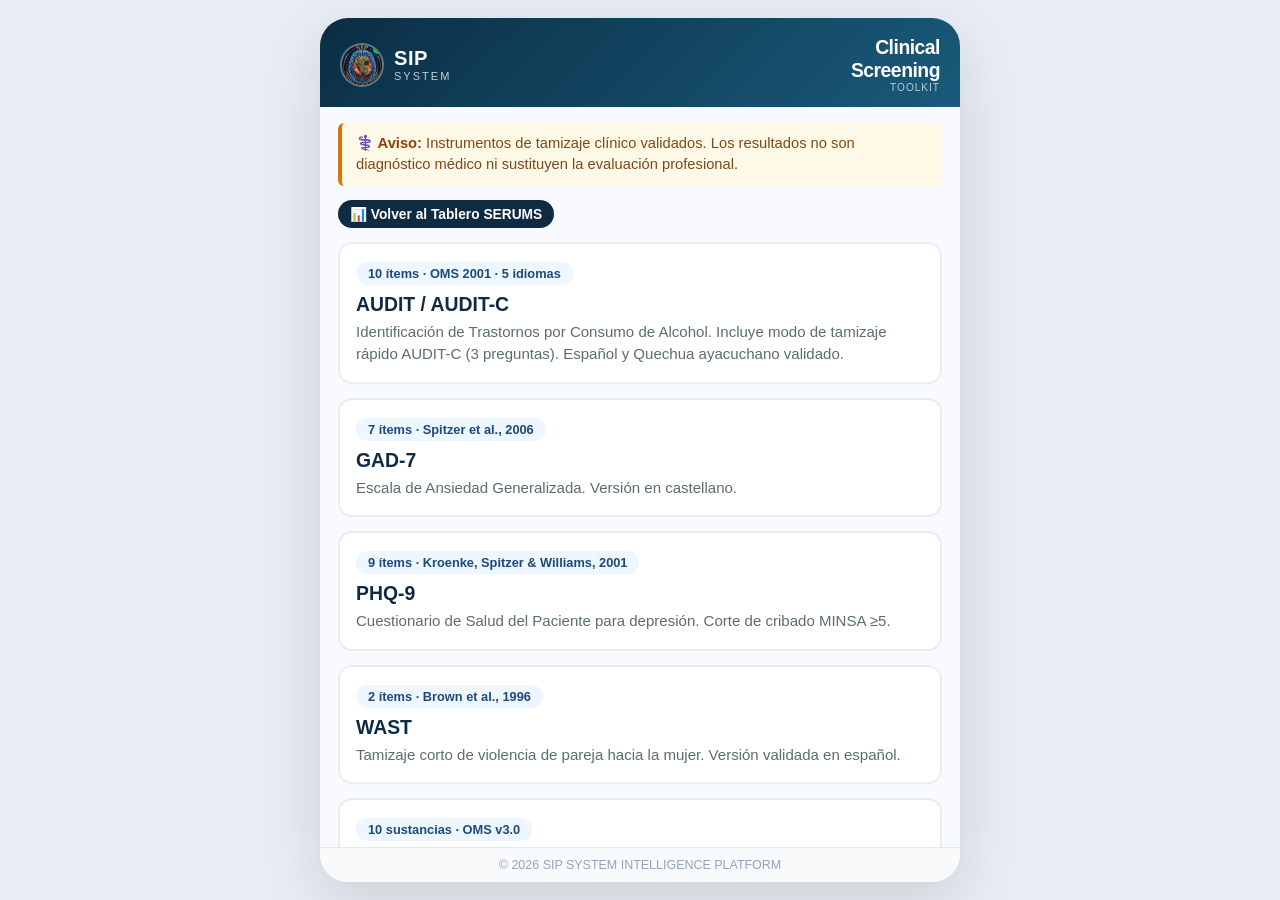
<file: index.html>
<!DOCTYPE html>
<html lang="es">
<head>
    <meta charset="UTF-8">
    <meta name="viewport" content="width=device-width, initial-scale=1.0">
    <title>Tamizajes Clínicos - SIP SYSTEM</title>
    <meta name="theme-color" content="#0a2e44">
    <meta http-equiv="refresh" content="0; url=toolkit.html">
    <style>
        * { margin: 0; padding: 0; box-sizing: border-box; }
        body {
            min-height: 100vh; min-height: 100dvh;
            display: flex; align-items: center; justify-content: center;
            background: #0a2e44; color: #ffffff; text-align: center;
            font-family: -apple-system, BlinkMacSystemFont, 'Segoe UI', Roboto, sans-serif;
            padding: 20px;
        }
        .sip { font-size: 1.7rem; font-weight: 800; letter-spacing: .06em; }
        .sip span { color: #9fc3d8; }
        .sip small {
            display: block; margin-top: 8px;
            font-size: .92rem; font-weight: 600; letter-spacing: .14em;
            color: #9fc3d8; text-transform: uppercase;
        }
        .loader {
            width: 36px; height: 36px; margin: 22px auto 0;
            border: 3px solid rgba(255,255,255,.25); border-top-color: #ffffff;
            border-radius: 50%; animation: girar .8s linear infinite;
        }
        @keyframes girar { to { transform: rotate(360deg); } }
        p { margin-top: 16px; font-size: .95rem; color: #cfe3ee; }
        a { color: #ffffff; font-weight: 700; }
    </style>
</head>
<body>
    <div>
        <div class="sip">SIP <span>SYSTEM</span><small>Tamizajes Clínicos</small></div>
        <div class="loader"></div>
        <p>Redirigiendo al Toolkit de tamizajes…</p>
        <p><a href="toolkit.html">Entrar ahora</a></p>
    </div>
    <script>location.replace('toolkit.html');</script>
</body>
</html>
</file>
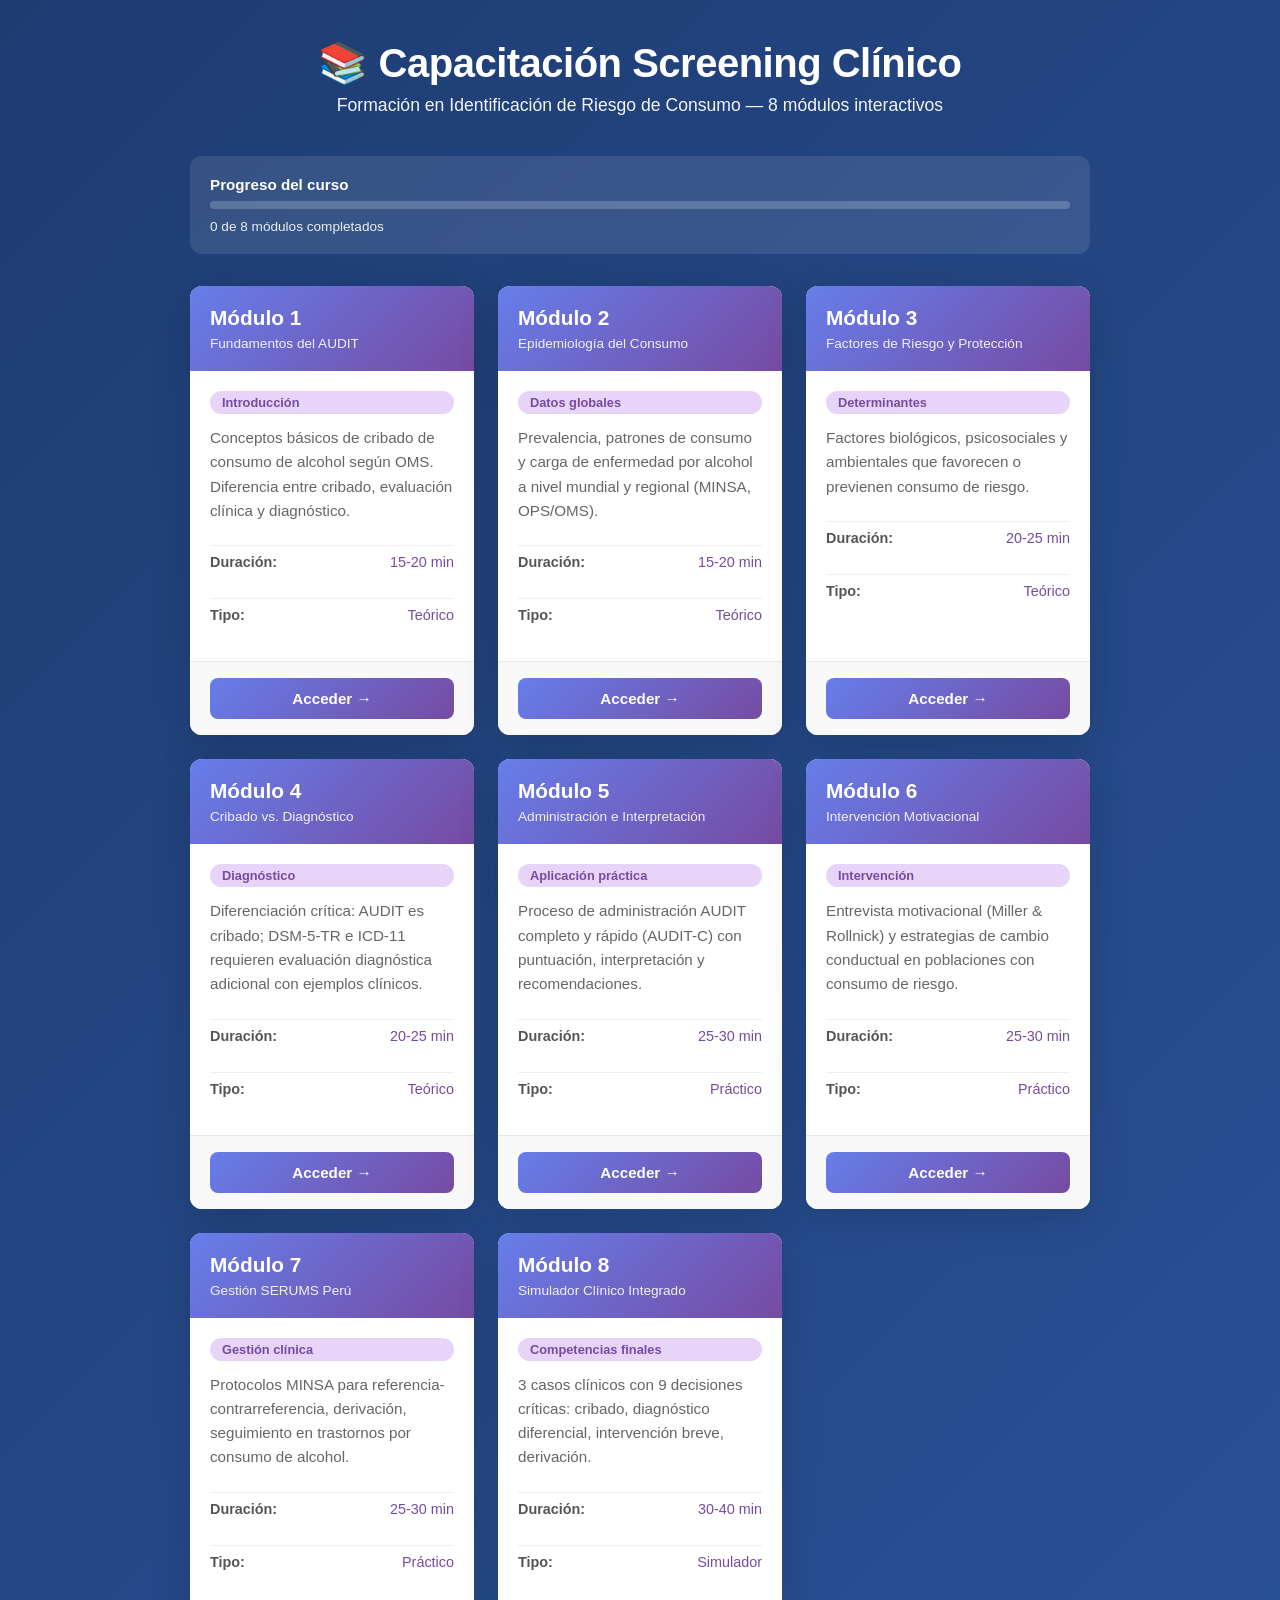
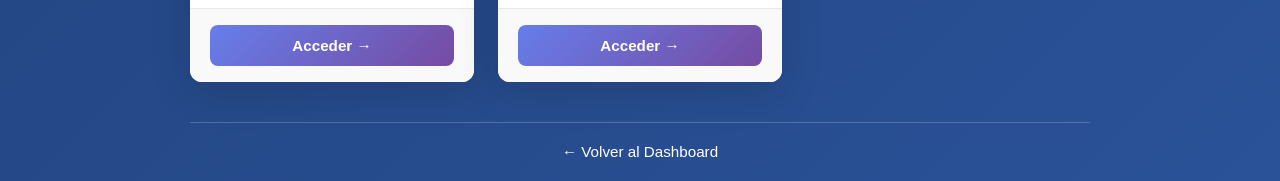
<file: capacitacion.html>
<!DOCTYPE html>
<html lang="es">
<head>
    <meta charset="UTF-8">
    <meta name="viewport" content="width=device-width, initial-scale=1.0">
    <title>SERUM-APP · Capacitación Screening Clínico</title>
    <style>
        * {
            margin: 0;
            padding: 0;
            box-sizing: border-box;
        }
        body {
            font-family: -apple-system, BlinkMacSystemFont, 'Segoe UI', Roboto, 'Helvetica Neue', Arial, sans-serif;
            background: linear-gradient(135deg, #1e3c72 0%, #2a5298 100%);
            min-height: 100vh;
            padding: 20px;
            color: #333;
        }
        .container {
            max-width: 900px;
            margin: 0 auto;
        }
        header {
            text-align: center;
            color: white;
            margin-bottom: 40px;
            padding-top: 20px;
        }
        header h1 {
            font-size: 2.5em;
            font-weight: 700;
            margin-bottom: 8px;
            letter-spacing: -0.5px;
        }
        header p {
            font-size: 1.1em;
            opacity: 0.95;
            font-weight: 300;
            margin-bottom: 24px;
        }
        .progress-section {
            background: rgba(255, 255, 255, 0.1);
            padding: 20px;
            border-radius: 12px;
            margin-bottom: 32px;
            color: white;
        }
        .progress-label {
            font-size: 0.95em;
            font-weight: 600;
            margin-bottom: 8px;
        }
        .progress-bar {
            width: 100%;
            height: 8px;
            background: rgba(255, 255, 255, 0.2);
            border-radius: 4px;
            overflow: hidden;
            margin-bottom: 10px;
        }
        .progress-fill {
            height: 100%;
            background: linear-gradient(90deg, #51CF66 0%, #40C057 100%);
            width: 0%;
            transition: width 0.3s ease;
        }
        .progress-stats {
            font-size: 0.85em;
            opacity: 0.9;
        }
        .grid {
            display: grid;
            grid-template-columns: repeat(auto-fit, minmax(280px, 1fr));
            gap: 24px;
            margin-bottom: 40px;
        }
        .card {
            background: white;
            border-radius: 12px;
            overflow: hidden;
            box-shadow: 0 10px 40px rgba(0, 0, 0, 0.15);
            transition: all 0.3s ease;
            display: flex;
            flex-direction: column;
        }
        .card:hover {
            transform: translateY(-8px);
            box-shadow: 0 15px 50px rgba(0, 0, 0, 0.25);
        }
        .card-header {
            padding: 20px;
            background: linear-gradient(135deg, #667eea 0%, #764ba2 100%);
            color: white;
        }
        .card-header h2 {
            font-size: 1.3em;
            margin-bottom: 6px;
            font-weight: 600;
        }
        .card-header .subtitle {
            font-size: 0.85em;
            opacity: 0.9;
            font-weight: 400;
        }
        .card-body {
            padding: 20px;
            flex: 1;
            display: flex;
            flex-direction: column;
        }
        .card-body p {
            font-size: 0.95em;
            line-height: 1.6;
            color: #666;
            margin-bottom: 12px;
        }
        .badge {
            display: inline-block;
            padding: 4px 12px;
            background: #e8d4f8;
            color: #764ba2;
            border-radius: 20px;
            font-size: 0.8em;
            font-weight: 600;
            margin-bottom: 12px;
        }
        .info-row {
            display: flex;
            justify-content: space-between;
            margin: 10px 0;
            font-size: 0.9em;
            padding: 8px 0;
            border-top: 1px solid #f0f0f0;
        }
        .info-row:first-child {
            border-top: none;
        }
        .info-label {
            font-weight: 600;
            color: #555;
        }
        .info-value {
            color: #764ba2;
            font-weight: 500;
        }
        .card-footer {
            padding: 16px 20px;
            background: #f9f9f9;
            border-top: 1px solid #e8e8e8;
            margin-top: auto;
        }
        .btn {
            display: inline-block;
            width: 100%;
            padding: 12px 20px;
            background: linear-gradient(135deg, #667eea 0%, #764ba2 100%);
            color: white;
            text-decoration: none;
            border-radius: 8px;
            text-align: center;
            font-weight: 600;
            font-size: 0.95em;
            transition: all 0.3s ease;
            border: none;
            cursor: pointer;
        }
        .btn:hover {
            background: linear-gradient(135deg, #764ba2 0%, #667eea 100%);
            transform: scale(1.02);
        }
        .btn:active {
            transform: scale(0.98);
        }
        .navigation {
            text-align: center;
            margin-top: 40px;
            padding-top: 20px;
            border-top: 1px solid rgba(255, 255, 255, 0.2);
        }
        .nav-link {
            display: inline-block;
            color: white;
            text-decoration: none;
            margin: 0 20px;
            font-size: 0.95em;
            transition: opacity 0.3s ease;
        }
        .nav-link:hover {
            opacity: 0.7;
        }
        @media (max-width: 768px) {
            header h1 {
                font-size: 1.8em;
            }
            .grid {
                grid-template-columns: 1fr;
            }
        }
    </style>
</head>
<body>
    <div class="container">
        <header>
            <h1>📚 Capacitación Screening Clínico</h1>
            <p>Formación en Identificación de Riesgo de Consumo — 8 módulos interactivos</p>
        </header>

        <div class="progress-section">
            <div class="progress-label">Progreso del curso</div>
            <div class="progress-bar">
                <div class="progress-fill" id="progressFill"></div>
            </div>
            <div class="progress-stats">
                <span id="modulosCompletados">0</span> de 8 módulos completados
            </div>
        </div>

        <div class="grid">
            <!-- Módulo 1 -->
            <div class="card">
                <div class="card-header">
                    <h2>Módulo 1</h2>
                    <div class="subtitle">Fundamentos del AUDIT</div>
                </div>
                <div class="card-body">
                    <div class="badge">Introducción</div>
                    <p>Conceptos básicos de cribado de consumo de alcohol según OMS. Diferencia entre cribado, evaluación clínica y diagnóstico.</p>
                    <div class="info-row">
                        <span class="info-label">Duración:</span>
                        <span class="info-value">15-20 min</span>
                    </div>
                    <div class="info-row">
                        <span class="info-label">Tipo:</span>
                        <span class="info-value">Teórico</span>
                    </div>
                </div>
                <div class="card-footer">
                    <a href="https://4-4-1941.github.io/SCREENING-TOOLS-SERUMS-PER--SIP/capacitacion/modulo-1.html" class="btn">Acceder →</a>
                </div>
            </div>

            <!-- Módulo 2 -->
            <div class="card">
                <div class="card-header">
                    <h2>Módulo 2</h2>
                    <div class="subtitle">Epidemiología del Consumo</div>
                </div>
                <div class="card-body">
                    <div class="badge">Datos globales</div>
                    <p>Prevalencia, patrones de consumo y carga de enfermedad por alcohol a nivel mundial y regional (MINSA, OPS/OMS).</p>
                    <div class="info-row">
                        <span class="info-label">Duración:</span>
                        <span class="info-value">15-20 min</span>
                    </div>
                    <div class="info-row">
                        <span class="info-label">Tipo:</span>
                        <span class="info-value">Teórico</span>
                    </div>
                </div>
                <div class="card-footer">
                    <a href="https://4-4-1941.github.io/SCREENING-TOOLS-SERUMS-PER--SIP/capacitacion/modulo-2.html" class="btn">Acceder →</a>
                </div>
            </div>

            <!-- Módulo 3 -->
            <div class="card">
                <div class="card-header">
                    <h2>Módulo 3</h2>
                    <div class="subtitle">Factores de Riesgo y Protección</div>
                </div>
                <div class="card-body">
                    <div class="badge">Determinantes</div>
                    <p>Factores biológicos, psicosociales y ambientales que favorecen o previenen consumo de riesgo.</p>
                    <div class="info-row">
                        <span class="info-label">Duración:</span>
                        <span class="info-value">20-25 min</span>
                    </div>
                    <div class="info-row">
                        <span class="info-label">Tipo:</span>
                        <span class="info-value">Teórico</span>
                    </div>
                </div>
                <div class="card-footer">
                    <a href="https://4-4-1941.github.io/SCREENING-TOOLS-SERUMS-PER--SIP/capacitacion/modulo-3.html" class="btn">Acceder →</a>
                </div>
            </div>

            <!-- Módulo 4 -->
            <div class="card">
                <div class="card-header">
                    <h2>Módulo 4</h2>
                    <div class="subtitle">Cribado vs. Diagnóstico</div>
                </div>
                <div class="card-body">
                    <div class="badge">Diagnóstico</div>
                    <p>Diferenciación crítica: AUDIT es cribado; DSM-5-TR e ICD-11 requieren evaluación diagnóstica adicional con ejemplos clínicos.</p>
                    <div class="info-row">
                        <span class="info-label">Duración:</span>
                        <span class="info-value">20-25 min</span>
                    </div>
                    <div class="info-row">
                        <span class="info-label">Tipo:</span>
                        <span class="info-value">Teórico</span>
                    </div>
                </div>
                <div class="card-footer">
                    <a href="https://4-4-1941.github.io/SCREENING-TOOLS-SERUMS-PER--SIP/capacitacion/modulo-4.html" class="btn">Acceder →</a>
                </div>
            </div>

            <!-- Módulo 5 -->
            <div class="card">
                <div class="card-header">
                    <h2>Módulo 5</h2>
                    <div class="subtitle">Administración e Interpretación</div>
                </div>
                <div class="card-body">
                    <div class="badge">Aplicación práctica</div>
                    <p>Proceso de administración AUDIT completo y rápido (AUDIT-C) con puntuación, interpretación y recomendaciones.</p>
                    <div class="info-row">
                        <span class="info-label">Duración:</span>
                        <span class="info-value">25-30 min</span>
                    </div>
                    <div class="info-row">
                        <span class="info-label">Tipo:</span>
                        <span class="info-value">Práctico</span>
                    </div>
                </div>
                <div class="card-footer">
                    <a href="https://4-4-1941.github.io/SCREENING-TOOLS-SERUMS-PER--SIP/capacitacion/modulo-5.html" class="btn">Acceder →</a>
                </div>
            </div>

            <!-- Módulo 6 -->
            <div class="card">
                <div class="card-header">
                    <h2>Módulo 6</h2>
                    <div class="subtitle">Intervención Motivacional</div>
                </div>
                <div class="card-body">
                    <div class="badge">Intervención</div>
                    <p>Entrevista motivacional (Miller & Rollnick) y estrategias de cambio conductual en poblaciones con consumo de riesgo.</p>
                    <div class="info-row">
                        <span class="info-label">Duración:</span>
                        <span class="info-value">25-30 min</span>
                    </div>
                    <div class="info-row">
                        <span class="info-label">Tipo:</span>
                        <span class="info-value">Práctico</span>
                    </div>
                </div>
                <div class="card-footer">
                    <a href="https://4-4-1941.github.io/SCREENING-TOOLS-SERUMS-PER--SIP/capacitacion/modulo-6.html" class="btn">Acceder →</a>
                </div>
            </div>

            <!-- Módulo 7 -->
            <div class="card">
                <div class="card-header">
                    <h2>Módulo 7</h2>
                    <div class="subtitle">Gestión SERUMS Perú</div>
                </div>
                <div class="card-body">
                    <div class="badge">Gestión clínica</div>
                    <p>Protocolos MINSA para referencia-contrarreferencia, derivación, seguimiento en trastornos por consumo de alcohol.</p>
                    <div class="info-row">
                        <span class="info-label">Duración:</span>
                        <span class="info-value">25-30 min</span>
                    </div>
                    <div class="info-row">
                        <span class="info-label">Tipo:</span>
                        <span class="info-value">Práctico</span>
                    </div>
                </div>
                <div class="card-footer">
                    <a href="https://4-4-1941.github.io/SCREENING-TOOLS-SERUMS-PER--SIP/capacitacion/modulo-7.html" class="btn">Acceder →</a>
                </div>
            </div>

            <!-- Módulo 8 -->
            <div class="card">
                <div class="card-header">
                    <h2>Módulo 8</h2>
                    <div class="subtitle">Simulador Clínico Integrado</div>
                </div>
                <div class="card-body">
                    <div class="badge">Competencias finales</div>
                    <p>3 casos clínicos con 9 decisiones críticas: cribado, diagnóstico diferencial, intervención breve, derivación.</p>
                    <div class="info-row">
                        <span class="info-label">Duración:</span>
                        <span class="info-value">30-40 min</span>
                    </div>
                    <div class="info-row">
                        <span class="info-label">Tipo:</span>
                        <span class="info-value">Simulador</span>
                    </div>
                </div>
                <div class="card-footer">
                    <a href="https://4-4-1941.github.io/SCREENING-TOOLS-SERUMS-PER--SIP/simulador/quiz-avanzado-referencia.html" class="btn">Acceder →</a>
                </div>
            </div>
        </div>

        <div class="navigation">
            <a href="index.html" class="nav-link">← Volver al Dashboard</a>
        </div>
    </div>

    <script>
        function actualizarProgreso() {
            const completados = localStorage.getItem('auditModulosCompletados') || 0;
            const porcentaje = (completados / 8) * 100;
            document.getElementById('progressFill').style.width = porcentaje + '%';
            document.getElementById('modulosCompletados').textContent = completados;
        }
        actualizarProgreso();
        window.addEventListener('storage', actualizarProgreso);
    </script>
</body>
</html>
</file>
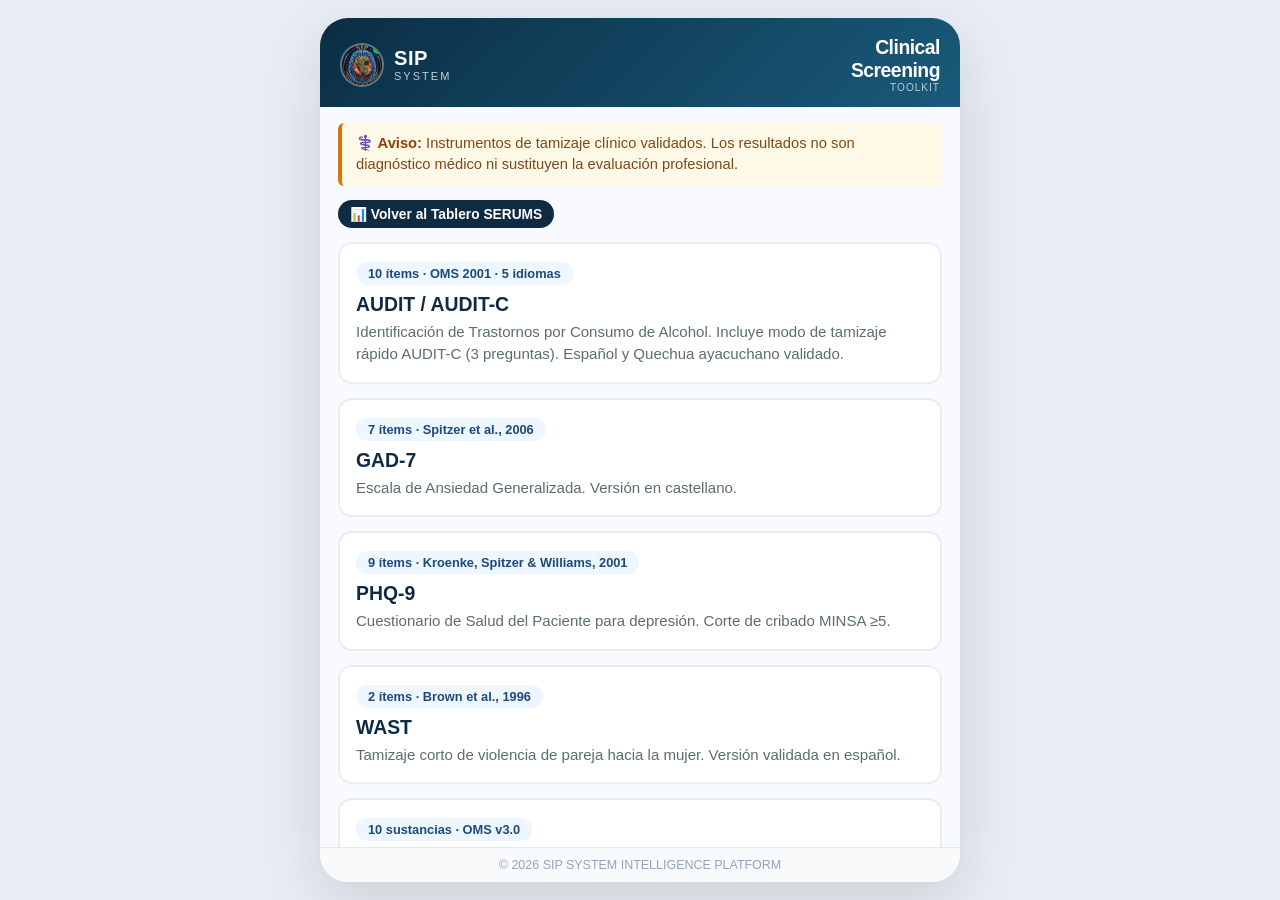
<file: toolkit (1).html>
<!DOCTYPE html>
<html lang="es">
<head>
<meta charset="UTF-8">
<meta name="viewport" content="width=device-width, initial-scale=1.0, maximum-scale=1.0, user-scalable=no">
<title>Clinical Screening Toolkit - SIP SYSTEM</title>
<meta name="theme-color" content="#0a2e44">
<style>
    * { margin: 0; padding: 0; box-sizing: border-box; }
    html, body { height: 100%; }
    body {
        font-family: -apple-system, BlinkMacSystemFont, 'Segoe UI', Roboto, sans-serif;
        background: #e8edf5; color: #1e293b;
        min-height: 100vh; min-height: 100dvh;
        display: flex; justify-content: center; align-items: center; padding: 10px;
    }
    .app-container {
        max-width: 420px; width: 100%; background: #ffffff; border-radius: 28px;
        box-shadow: 0 20px 60px rgba(0,0,0,0.12); overflow: hidden;
        min-height: 680px; max-height: 96vh; max-height: 96dvh;
        display: flex; flex-direction: column;
    }
    @media (min-width: 768px) {
        .app-container { max-width: 640px; }
        body { font-size: 1.21rem; }
    }
    @media (max-width: 480px) {
        body { padding: 0; }
        .app-container { max-width: 100%; width: 100%; min-height: 100vh; min-height: 100dvh; max-height: none; border-radius: 0; box-shadow: none; }
    }
    @media all and (display-mode: standalone) {
        body { padding: 0; background: #0a2e44; }
        .app-container { max-width: 100%; width: 100%; min-height: 100vh; min-height: 100dvh; max-height: none; border-radius: 0; box-shadow: none; }
    }
    .app-header {
        background: linear-gradient(135deg, #0a2e44 0%, #1a5a7a 100%);
        padding: 18px 20px 14px; display: flex; justify-content: space-between; align-items: center; flex-shrink: 0;
    }
    .logo-sip { display: flex; align-items: center; gap: 10px; }
    .logo-icon {
        width: 44px; height: 44px; background: rgba(255,255,255,0.12); border-radius: 50%;
        display: flex; align-items: center; justify-content: center; font-weight: 800; font-size: 16px;
        color: white; border: 2px solid rgba(255,255,255,0.25); position: relative; overflow: hidden;
    }
    .logo-icon img { width: 100%; height: 100%; object-fit: cover; display: block; }
    .logo-icon::after {
        content: ''; position: absolute; top: -3px; right: -3px; width: 10px; height: 10px;
        background: #22c55e; border-radius: 50%; border: 2px solid #0a2e44;
    }
    .logo-text { color: white; line-height: 1.15; }
    .logo-text .sip { font-weight: 700; font-size: 1.26rem; letter-spacing: 0.5px; }
    .logo-text .system { font-weight: 300; font-size: 0.69rem; opacity: 0.75; display: block; letter-spacing: 2px; }
    .app-title { color: white; font-weight: 700; font-size: 1.21rem; letter-spacing: -0.5px; text-align: right; }
    .app-title small { font-weight: 300; font-size: 0.63rem; opacity: 0.7; display: block; letter-spacing: 1px; }
    .app-body { flex: 1; overflow-y: auto; padding: 16px 18px 12px; background: #f8faff; }
    .disclaimer {
        background: #fef9e7; border-left: 4px solid #d97706; padding: 10px 14px; margin-bottom: 14px;
        font-size: 0.92rem; border-radius: 6px; color: #7c4a1a; line-height: 1.45;
    }
    .disclaimer strong { color: #92400e; }
    .tool-card {
        background: white; border: 2px solid #e9edf2; border-radius: 14px; padding: 16px; margin-bottom: 14px;
        cursor: pointer; transition: all .15s;
    }
    .tool-card:hover { border-color: #2563eb; box-shadow: 0 4px 14px rgba(37,99,235,.12); }
    .tool-card .badge-tool { font-size: 0.8rem; font-weight: 700; color: #1e4a7a; background: #eef6ff; padding: 4px 12px; border-radius: 20px; display: inline-block; margin-bottom: 8px; }
    .tool-card h3 { font-size: 1.21rem; color: #0f2b44; margin-bottom: 5px; }
    .tool-card p { font-size: 0.94rem; color: #5B6E6A; font-weight: 400; line-height: 1.5; margin: 0; }
    .app-footer { background: #f8fafc; border-top: 1px solid #e2e8f0; padding: 10px 16px; text-align: center; font-size: 0.78rem; color: #94a3b8; flex-shrink: 0; }
</style>
</head>
<body>
<div class="app-container">
    <div class="app-header">
        <div class="logo-sip">
            <div class="logo-icon"><img src="[data-uri]" alt="SIP System I Platform"></div>
            <div class="logo-text"><span class="sip">SIP</span><span class="system">SYSTEM</span></div>
        </div>
        <div class="app-title">Clinical<br>Screening<small>TOOLKIT</small></div>
    </div>
    <div class="app-body">
        <div class="disclaimer">
            <strong>⚕️ Aviso:</strong> Instrumentos de tamizaje clínico validados. Los resultados no son diagnóstico médico ni sustituyen la evaluación profesional.
        </div>
        <div style="margin-bottom:14px;">
            <a href="https://4-4-1941.github.io/SERUM-APP/" style="display:inline-block; font-size: 0.86rem; font-weight:700; color:#fff; text-decoration:none; background:#0f2b44; padding:6px 12px; border-radius:20px;">📊 Volver al Tablero SERUMS</a>
        </div>
        <div class="tool-card" onclick="location.href='audit.html'">
            <span class="badge-tool">10 ítems · OMS 2001 · 5 idiomas</span>
            <h3>AUDIT / AUDIT-C</h3>
            <p>Identificación de Trastornos por Consumo de Alcohol. Incluye modo de tamizaje rápido AUDIT-C (3 preguntas). Español y Quechua ayacuchano validado.</p>
        </div>
        <div class="tool-card" onclick="location.href='gad7.html'">
            <span class="badge-tool">7 ítems · Spitzer et al., 2006</span>
            <h3>GAD-7</h3>
            <p>Escala de Ansiedad Generalizada. Versión en castellano.</p>
        </div>
        <div class="tool-card" onclick="location.href='phq9.html'">
            <span class="badge-tool">9 ítems · Kroenke, Spitzer & Williams, 2001</span>
            <h3>PHQ-9</h3>
            <p>Cuestionario de Salud del Paciente para depresión. Corte de cribado MINSA ≥5.</p>
        </div>
        <div class="tool-card" onclick="location.href='wast.html'">
            <span class="badge-tool">2 ítems · Brown et al., 1996</span>
            <h3>WAST</h3>
            <p>Tamizaje corto de violencia de pareja hacia la mujer. Versión validada en español.</p>
        </div>
        <div class="tool-card" onclick="location.href='assist.html'">
            <span class="badge-tool">10 sustancias · OMS v3.0</span>
            <h3>ASSIST</h3>
            <p>Tamizaje de consumo de alcohol y drogas por sustancia. Incluye alerta adicional para adolescentes (RM N.° 753-2021-MINSA).</p>
        </div>
        <div class="tool-card" onclick="location.href='crafft.html'">
            <span class="badge-tool">6 ítems · Knight, 1999 · v2.1</span>
            <h3>CRAFFT</h3>
            <p>Tamizaje breve de consumo de alcohol y drogas en adolescentes y jóvenes (10-21 años). © Boston Children's Hospital.</p>
        </div>
        <div class="tool-card" onclick="location.href='tdah.html'">
            <span class="badge-tool">ASRS-v1.1 · Vanderbilt · SNAP-IV</span>
            <h3>TDAH</h3>
            <p>Tamizaje de TDAH en adultos y niños — 3 instrumentos a elegir al ingresar.</p>
        </div>
        <div class="tool-card" onclick="location.href='nutricion.html'">
            <span class="badge-tool">Calculadora clínica</span>
            <h3>Nutrición</h3>
            <p>IMC, peso ideal y gasto energético. Herramienta de apoyo para el profesional.</p>
        </div>
    </div>
    <div class="app-footer">© 2026 SIP SYSTEM INTELLIGENCE PLATFORM</div>
</div>
</body>
</html>
</file>
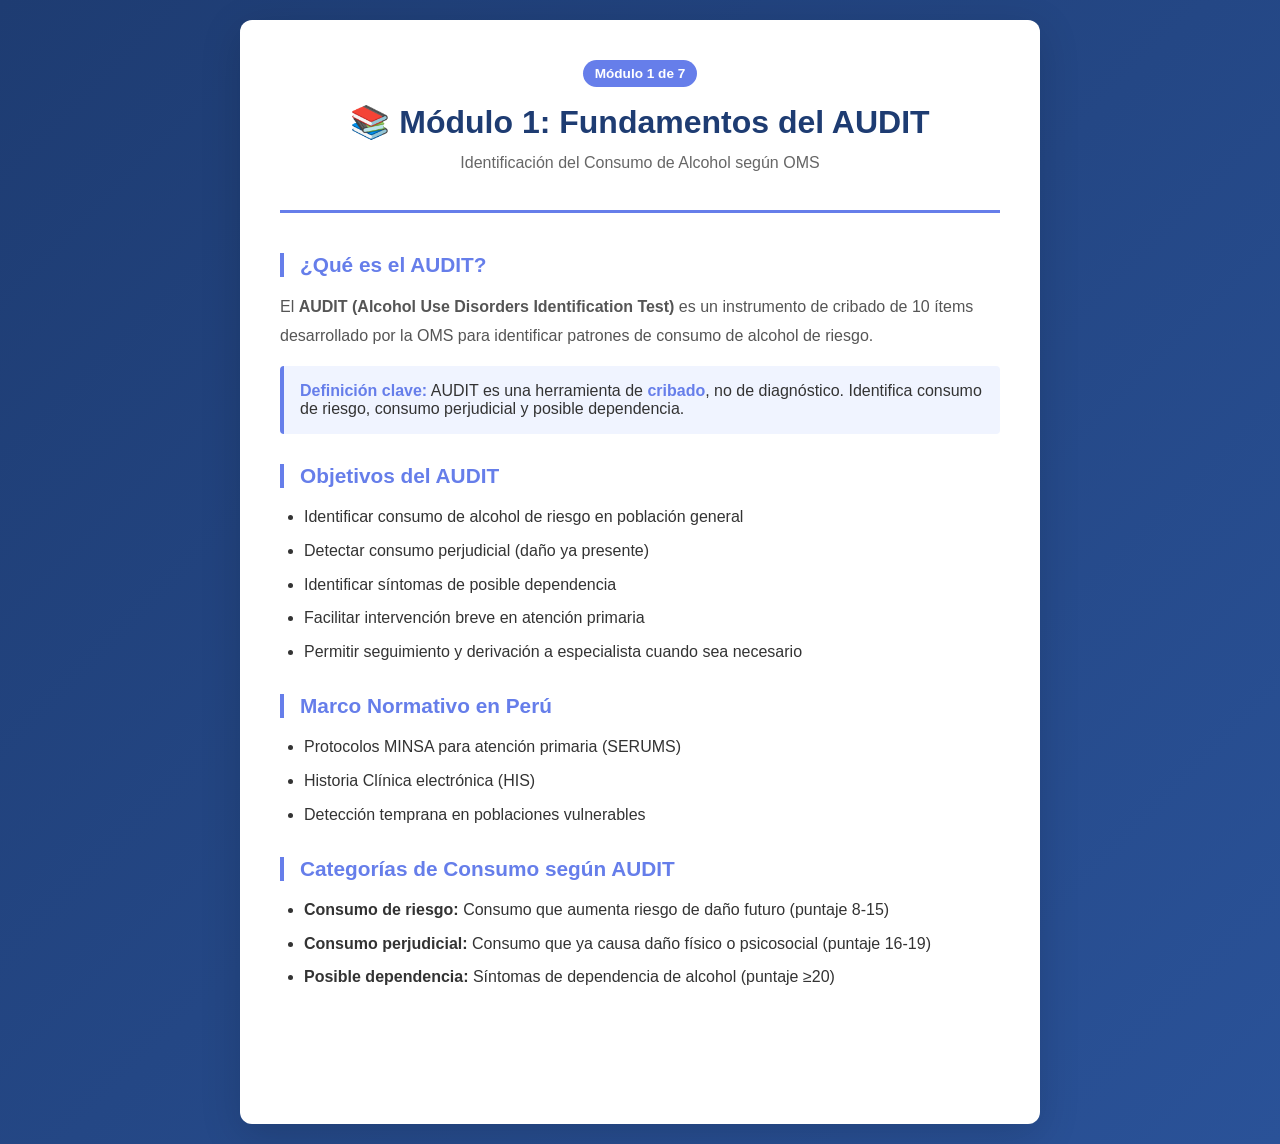
<file: capacitacion/modulo-1.html>
<!DOCTYPE html>
<html lang="es">
<head>
    <meta charset="UTF-8">
    <meta name="viewport" content="width=device-width, initial-scale=1.0">
    <title>Módulo 1 - Fundamentos del AUDIT</title>
    <link rel="stylesheet" href="styles-common.css">
</head>
<body>
    <div class="container">
        <header>
            <span class="progress-badge">Módulo 1 de 7</span>
            <h1>📚 Módulo 1: Fundamentos del AUDIT</h1>
            <p class="subtitle">Identificación del Consumo de Alcohol según OMS</p>
        </header>

        <section>
            <h2>¿Qué es el AUDIT?</h2>
            <p>El <strong>AUDIT (Alcohol Use Disorders Identification Test)</strong> es un instrumento de cribado de 10 ítems desarrollado por la OMS para identificar patrones de consumo de alcohol de riesgo.</p>
            <div class="key-point">
                <strong>Definición clave:</strong> AUDIT es una herramienta de <strong>cribado</strong>, no de diagnóstico. Identifica consumo de riesgo, consumo perjudicial y posible dependencia.
            </div>
        </section>

        <section>
            <h2>Objetivos del AUDIT</h2>
            <ul>
                <li>Identificar consumo de alcohol de riesgo en población general</li>
                <li>Detectar consumo perjudicial (daño ya presente)</li>
                <li>Identificar síntomas de posible dependencia</li>
                <li>Facilitar intervención breve en atención primaria</li>
                <li>Permitir seguimiento y derivación a especialista cuando sea necesario</li>
            </ul>
        </section>

        <section>
            <h2>Marco Normativo en Perú</h2>
            <ul>
                <li>Protocolos MINSA para atención primaria (SERUMS)</li>
                <li>Historia Clínica electrónica (HIS)</li>
                <li>Detección temprana en poblaciones vulnerables</li>
            </ul>
        </section>

        <section>
            <h2>Categorías de Consumo según AUDIT</h2>
            <ul>
                <li><strong>Consumo de riesgo:</strong> Consumo que aumenta riesgo de daño futuro (puntaje 8-15)</li>
                <li><strong>Consumo perjudicial:</strong> Consumo que ya causa daño físico o psicosocial (puntaje 16-19)</li>
                <li><strong>Posible dependencia:</strong> Síntomas de dependencia de alcohol (puntaje ≥20)</li>
            </ul>
        </section>

        <nav aria-label="Navegación capacitación">
            <a href="capacitacion.html" class="nav-link">← Volver a Capacitación</a>
            <a href="modulo-2.html" class="nav-link">Siguiente Módulo →</a>
        </nav>
    </div>
</body>
</html>
</file>
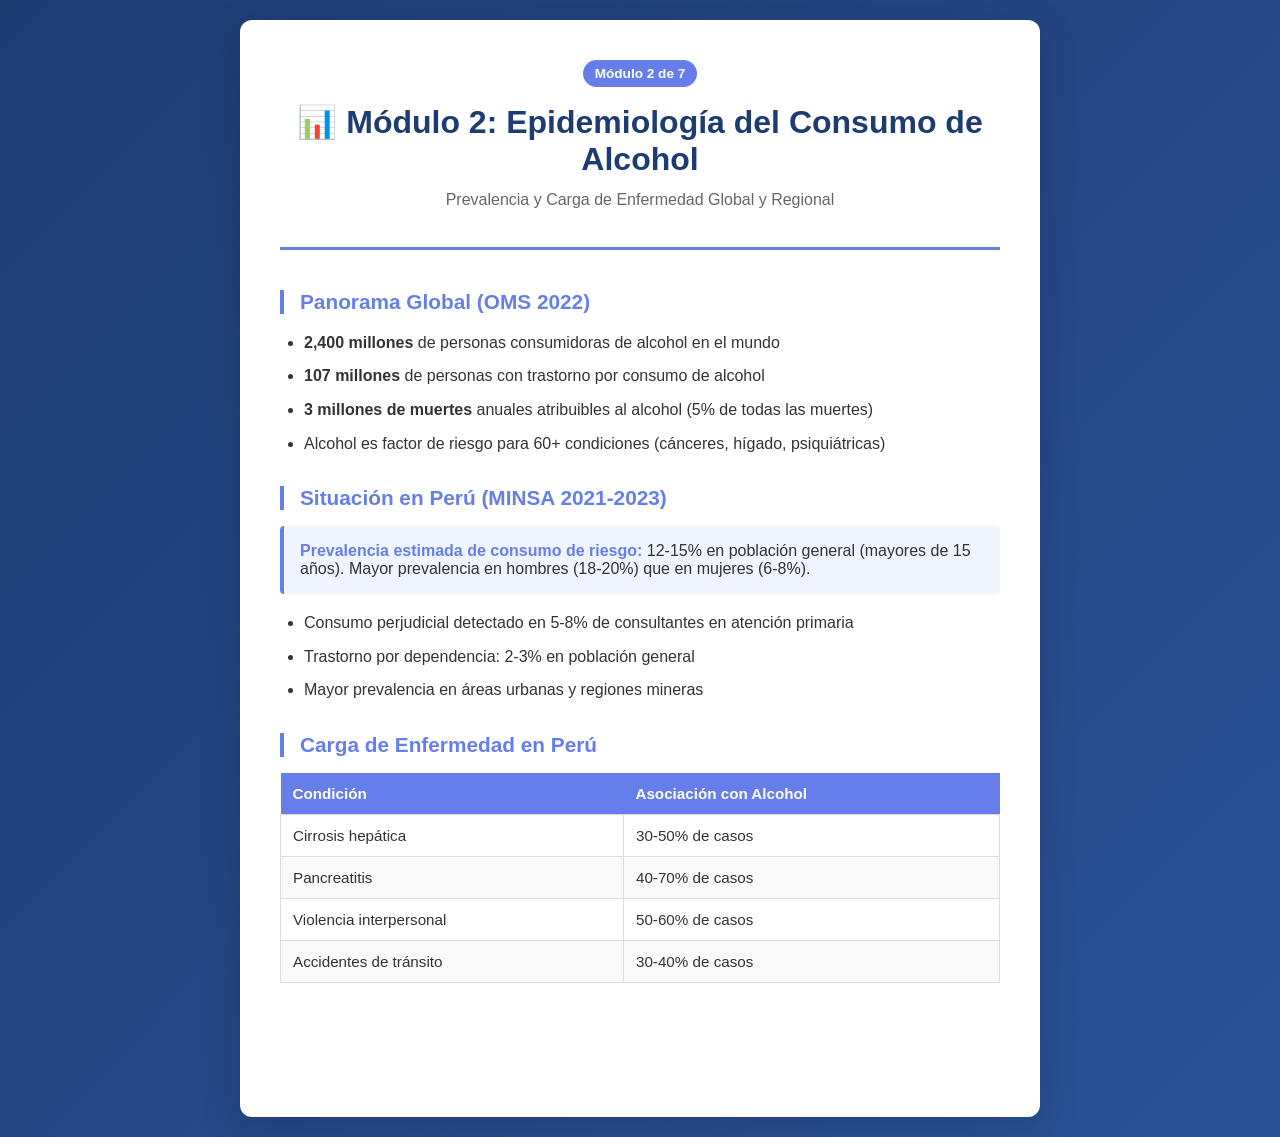
<file: capacitacion/modulo-2.html>
<!DOCTYPE html>
<html lang="es">
<head>
    <meta charset="UTF-8">
    <meta name="viewport" content="width=device-width, initial-scale=1.0">
    <title>Módulo 2 - Epidemiología del Consumo</title>
    <link rel="stylesheet" href="styles-common.css">
</head>
<body>
    <div class="container">
        <header>
            <span class="progress-badge">Módulo 2 de 7</span>
            <h1>📊 Módulo 2: Epidemiología del Consumo de Alcohol</h1>
            <p class="subtitle">Prevalencia y Carga de Enfermedad Global y Regional</p>
        </header>

        <section>
            <h2>Panorama Global (OMS 2022)</h2>
            <ul>
                <li><strong>2,400 millones</strong> de personas consumidoras de alcohol en el mundo</li>
                <li><strong>107 millones</strong> de personas con trastorno por consumo de alcohol</li>
                <li><strong>3 millones de muertes</strong> anuales atribuibles al alcohol (5% de todas las muertes)</li>
                <li>Alcohol es factor de riesgo para 60+ condiciones (cánceres, hígado, psiquiátricas)</li>
            </ul>
        </section>

        <section>
            <h2>Situación en Perú (MINSA 2021-2023)</h2>
            <div class="key-point">
                <strong>Prevalencia estimada de consumo de riesgo:</strong> 12-15% en población general (mayores de 15 años). Mayor prevalencia en hombres (18-20%) que en mujeres (6-8%).
            </div>
            <ul>
                <li>Consumo perjudicial detectado en 5-8% de consultantes en atención primaria</li>
                <li>Trastorno por dependencia: 2-3% en población general</li>
                <li>Mayor prevalencia en áreas urbanas y regiones mineras</li>
            </ul>
        </section>

        <section>
            <h2>Carga de Enfermedad en Perú</h2>
            <table>
                <thead>
                    <tr>
                        <th scope="col">Condición</th>
                        <th scope="col">Asociación con Alcohol</th>
                    </tr>
                </thead>
                <tbody>
                    <tr>
                        <td data-label="Condición">Cirrosis hepática</td>
                        <td data-label="Asociación">30-50% de casos</td>
                    </tr>
                    <tr>
                        <td data-label="Condición">Pancreatitis</td>
                        <td data-label="Asociación">40-70% de casos</td>
                    </tr>
                    <tr>
                        <td data-label="Condición">Violencia interpersonal</td>
                        <td data-label="Asociación">50-60% de casos</td>
                    </tr>
                    <tr>
                        <td data-label="Condición">Accidentes de tránsito</td>
                        <td data-label="Asociación">30-40% de casos</td>
                    </tr>
                </tbody>
            </table>
        </section>

        <nav aria-label="Navegación capacitación">
            <a href="capacitacion.html" class="nav-link">← Volver a Capacitación</a>
            <a href="modulo-3.html" class="nav-link">Siguiente Módulo →</a>
        </nav>
    </div>
</body>
</html>
</file>
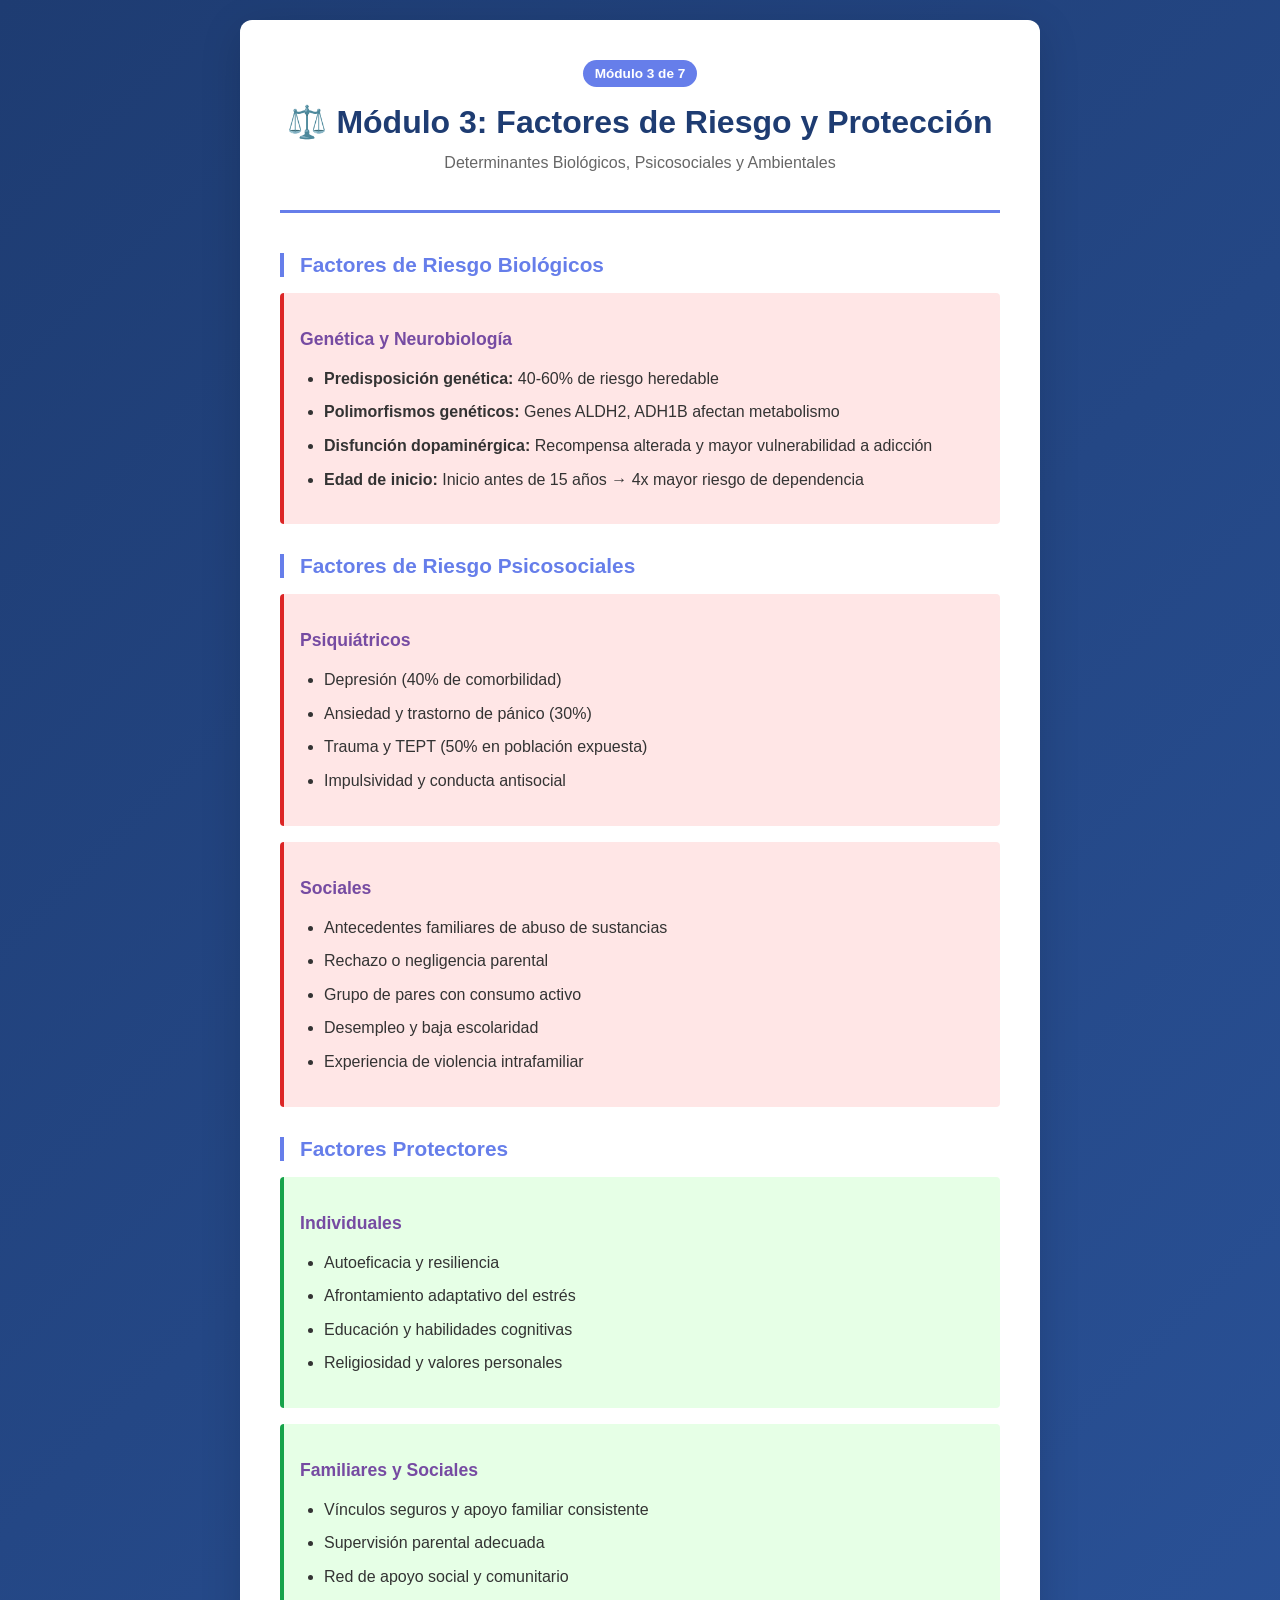
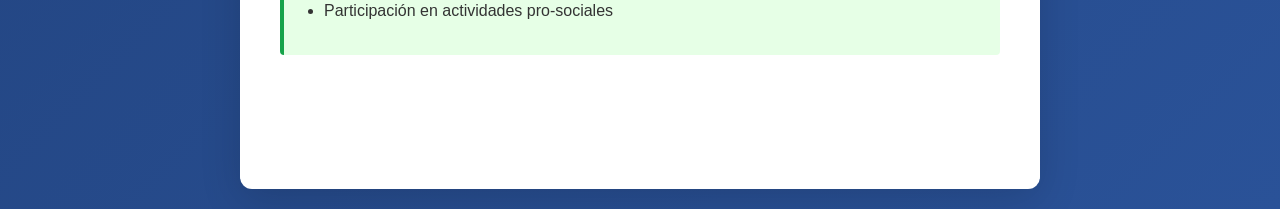
<file: capacitacion/modulo-3.html>
<!DOCTYPE html>
<html lang="es">
<head>
    <meta charset="UTF-8">
    <meta name="viewport" content="width=device-width, initial-scale=1.0">
    <title>Módulo 3 - Factores de Riesgo y Protección</title>
    <link rel="stylesheet" href="styles-common.css">
</head>
<body>
    <div class="container">
        <header>
            <span class="progress-badge">Módulo 3 de 7</span>
            <h1>⚖️ Módulo 3: Factores de Riesgo y Protección</h1>
            <p class="subtitle">Determinantes Biológicos, Psicosociales y Ambientales</p>
        </header>

        <section>
            <h2>Factores de Riesgo Biológicos</h2>
            <div class="risk">
                <h3>Genética y Neurobiología</h3>
                <ul>
                    <li><strong>Predisposición genética:</strong> 40-60% de riesgo heredable</li>
                    <li><strong>Polimorfismos genéticos:</strong> Genes ALDH2, ADH1B afectan metabolismo</li>
                    <li><strong>Disfunción dopaminérgica:</strong> Recompensa alterada y mayor vulnerabilidad a adicción</li>
                    <li><strong>Edad de inicio:</strong> Inicio antes de 15 años → 4x mayor riesgo de dependencia</li>
                </ul>
            </div>
        </section>

        <section>
            <h2>Factores de Riesgo Psicosociales</h2>
            <div class="risk">
                <h3>Psiquiátricos</h3>
                <ul>
                    <li>Depresión (40% de comorbilidad)</li>
                    <li>Ansiedad y trastorno de pánico (30%)</li>
                    <li>Trauma y TEPT (50% en población expuesta)</li>
                    <li>Impulsividad y conducta antisocial</li>
                </ul>
            </div>
            <div class="risk">
                <h3>Sociales</h3>
                <ul>
                    <li>Antecedentes familiares de abuso de sustancias</li>
                    <li>Rechazo o negligencia parental</li>
                    <li>Grupo de pares con consumo activo</li>
                    <li>Desempleo y baja escolaridad</li>
                    <li>Experiencia de violencia intrafamiliar</li>
                </ul>
            </div>
        </section>

        <section>
            <h2>Factores Protectores</h2>
            <div class="protect">
                <h3>Individuales</h3>
                <ul>
                    <li>Autoeficacia y resiliencia</li>
                    <li>Afrontamiento adaptativo del estrés</li>
                    <li>Educación y habilidades cognitivas</li>
                    <li>Religiosidad y valores personales</li>
                </ul>
            </div>
            <div class="protect">
                <h3>Familiares y Sociales</h3>
                <ul>
                    <li>Vínculos seguros y apoyo familiar consistente</li>
                    <li>Supervisión parental adecuada</li>
                    <li>Red de apoyo social y comunitario</li>
                    <li>Participación en actividades pro-sociales</li>
                </ul>
            </div>
        </section>

        <nav aria-label="Navegación capacitación">
            <a href="capacitacion.html" class="nav-link">← Volver a Capacitación</a>
            <a href="modulo-4.html" class="nav-link">Siguiente Módulo →</a>
        </nav>
    </div>
</body>
</html>
</file>
<file: capacitacion/styles-common.css>
/* SCREENING-TOOLS-SERUMS-PER--SIP — Estilos Centralizados */

* {
    margin: 0;
    padding: 0;
    box-sizing: border-box;
}

body {
    font-family: -apple-system, BlinkMacSystemFont, 'Segoe UI', Roboto, 'Helvetica Neue', Arial, sans-serif;
    background: linear-gradient(135deg, #1e3c72 0%, #2a5298 100%);
    min-height: 100vh;
    padding: 20px;
    color: #333;
}

.container {
    max-width: 800px;
    margin: 0 auto;
    background: white;
    border-radius: 12px;
    padding: 40px;
    box-shadow: 0 10px 40px rgba(0, 0, 0, 0.15);
}

/* HEADER */
header {
    text-align: center;
    color: #1e3c72;
    margin-bottom: 40px;
    border-bottom: 3px solid #667eea;
    padding-bottom: 20px;
}

header h1 {
    font-size: 2em;
    margin-bottom: 8px;
    font-weight: 700;
}

header .subtitle {
    font-size: 1em;
    color: #666;
    font-weight: 400;
}

/* PROGRESO */
.progress-badge {
    display: inline-block;
    background: #667eea;
    color: white;
    padding: 6px 12px;
    border-radius: 20px;
    font-size: 0.85em;
    font-weight: 600;
    margin-bottom: 16px;
}

/* SECCIONES */
section {
    margin: 30px 0;
}

h2 {
    color: #667eea;
    font-size: 1.3em;
    margin-bottom: 16px;
    border-left: 4px solid #667eea;
    padding-left: 16px;
}

h3 {
    color: #764ba2;
    font-size: 1.1em;
    margin-top: 20px;
    margin-bottom: 12px;
}

p {
    line-height: 1.8;
    color: #555;
    margin-bottom: 12px;
}

/* LISTAS */
ul, ol {
    margin: 16px 0 16px 24px;
}

li {
    margin-bottom: 8px;
    line-height: 1.6;
}

/* CAJAS DE CONTENIDO */
.key-point, .box {
    background: #f0f4ff;
    border-left: 4px solid #667eea;
    padding: 16px;
    margin: 16px 0;
    border-radius: 4px;
}

.key-point strong, .box strong {
    color: #667eea;
}

.critical {
    background: #fff3cd;
    border-left: 4px solid #dc2626;
    padding: 16px;
    margin: 16px 0;
    border-radius: 4px;
}

.critical strong {
    color: #dc2626;
}

.risk {
    background: #ffe6e6;
    border-left: 4px solid #dc2626;
    padding: 16px;
    margin: 16px 0;
    border-radius: 4px;
}

.protect {
    background: #e6ffe6;
    border-left: 4px solid #16a34a;
    padding: 16px;
    margin: 16px 0;
    border-radius: 4px;
}

.alert {
    background: #ffe6e6;
    border-left: 4px solid #dc2626;
    padding: 16px;
    margin: 16px 0;
    border-radius: 4px;
}

.tech {
    background: #e6f2ff;
    padding: 12px;
    margin: 12px 0;
    border-radius: 4px;
    font-style: italic;
}

/* TABLAS — ACCESIBLES Y RESPONSIVAS */
table {
    width: 100%;
    border-collapse: collapse;
    margin: 16px 0;
    font-size: 0.95em;
}

table thead {
    background: #667eea;
    color: white;
}

table th {
    padding: 12px;
    text-align: left;
    font-weight: 600;
}

table td {
    border: 1px solid #ddd;
    padding: 12px;
}

table tbody tr:nth-child(even) {
    background: #f9f9f9;
}

table tbody tr:hover {
    background: #f0f4ff;
}

/* RESPONSIVE TABLAS */
@media (max-width: 768px) {
    table {
        font-size: 0.85em;
        overflow-x: auto;
        display: block;
    }
    
    table thead {
        display: none;
    }
    
    table tbody tr {
        display: block;
        margin-bottom: 15px;
        border: 1px solid #ddd;
        border-radius: 6px;
        background: white;
    }
    
    table td {
        display: block;
        text-align: right;
        padding: 10px;
        border: none;
        border-bottom: 1px solid #ddd;
        position: relative;
        padding-left: 50%;
    }
    
    table td:before {
        content: attr(data-label);
        position: absolute;
        left: 10px;
        font-weight: 600;
        color: #667eea;
    }
    
    table td:last-child {
        border-bottom: none;
    }
}

/* NAVEGACIÓN */
nav {
    text-align: center;
    margin-top: 40px;
    padding-top: 20px;
    border-top: 1px solid rgba(255, 255, 255, 0.2);
}

.nav-link {
    display: inline-block;
    color: white;
    text-decoration: none;
    margin: 0 20px;
    font-size: 0.95em;
    transition: opacity 0.3s ease;
    padding: 8px 0;
}

.nav-link:hover {
    opacity: 0.7;
}

.nav-link:focus-visible {
    outline: 3px solid #fff;
    outline-offset: 3px;
}

/* BOTONES */
.btn {
    display: inline-block;
    width: 100%;
    padding: 12px 20px;
    background: linear-gradient(135deg, #667eea 0%, #764ba2 100%);
    color: white;
    text-decoration: none;
    border-radius: 8px;
    text-align: center;
    font-weight: 600;
    font-size: 0.95em;
    transition: all 0.3s ease;
    border: none;
    cursor: pointer;
}

.btn:hover {
    transform: translateY(-2px);
    box-shadow: 0 5px 20px rgba(102, 126, 234, 0.4);
}

.btn:active {
    transform: scale(0.98);
}

.btn:focus-visible {
    outline: 3px solid #fff;
    outline-offset: 3px;
}

/* RESPONSIVE GENERAL */
@media (max-width: 768px) {
    .container {
        padding: 20px;
    }
    
    header h1 {
        font-size: 1.8em;
    }
    
    .nav-link {
        display: block;
        margin: 10px 0;
    }
}
</file>
